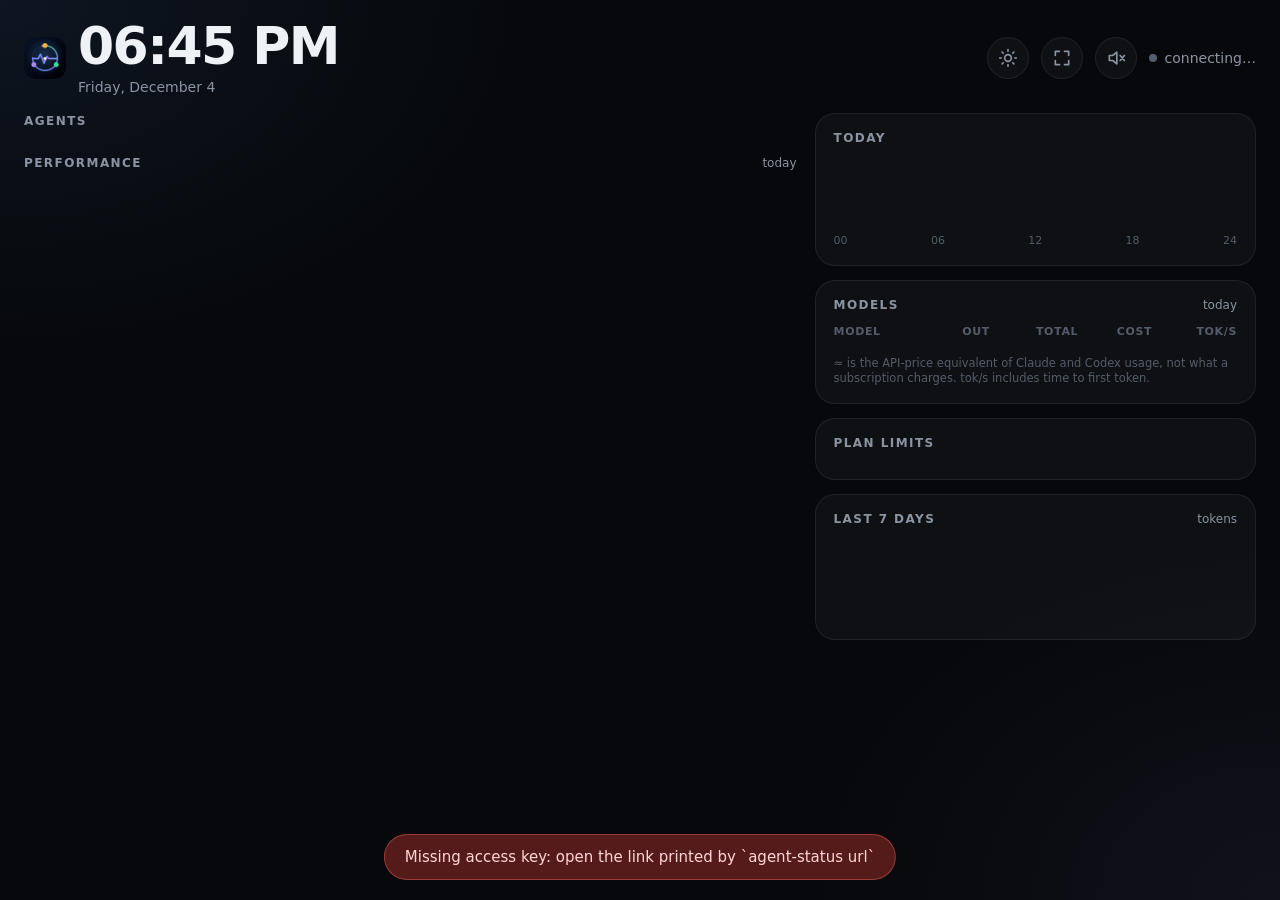
<file: agent_status/web/index.html>
<!doctype html>
<html lang="en">
<head>
<meta charset="utf-8">
<meta name="viewport" content="width=device-width,initial-scale=1,viewport-fit=cover">
<meta name="apple-mobile-web-app-capable" content="yes">
<meta name="mobile-web-app-capable" content="yes">
<meta name="apple-mobile-web-app-status-bar-style" content="black-translucent">
<meta name="apple-mobile-web-app-title" content="Agents">
<meta name="theme-color" content="#06080b">
<title>Agent Status</title>
<link rel="manifest" href="manifest.webmanifest">
<link rel="icon" type="image/png" href="icon-192.png">
<link rel="apple-touch-icon" href="icon-180.png">
<link rel="stylesheet" href="style.css">
</head>
<body>
<header class="top">
  <div class="brand">
    <img class="logo" src="icon-192.png" alt="agent-status">
    <div class="clock"><div id="time">--:--</div><div id="date"></div></div>
  </div>
  <div id="pills" class="pills"></div>
  <div class="top-right">
    <button id="wake" class="iconbtn" type="button" aria-label="Keep screen on" hidden></button>
    <button id="full" class="iconbtn" type="button" aria-label="Full screen" hidden></button>
    <button id="sound" class="iconbtn" type="button" aria-label="Sound alerts"></button>
    <div id="live" class="live"><i></i><span id="live-text">connecting…</span></div>
  </div>
</header>

<div id="alert" class="alert" hidden></div>

<div class="layout">
  <main class="col-main">
    <section class="block">
      <div class="block-h"><h2>Agents</h2><span id="agent-count" class="muted"></span></div>
      <div id="cards" class="cards"></div>
      <div id="empty" class="empty" hidden>
        <div class="empty-dot"></div>
        <p>No agents running</p>
        <span>Start Claude Code, Cursor or opencode and they'll show up here.</span>
      </div>
    </section>
    <section class="block" id="perf-panel">
      <div class="block-h"><h2>Performance</h2><span class="muted small">today</span></div>
      <div id="perf" class="perf"></div>
    </section>
  </main>

  <aside class="col-side">
    <section class="panel">
      <div class="panel-h"><h2>Today</h2><div id="today-cost" class="big-num"></div></div>
      <div id="today-sub" class="sub"></div>
      <div id="hours" class="hours"></div>
      <div class="hours-axis"><span>00</span><span>06</span><span>12</span><span>18</span><span>24</span></div>
    </section>
    <section class="panel">
      <div class="panel-h"><h2>Models</h2><span class="muted small" id="models-note">today</span></div>
      <table class="models">
        <thead><tr><th>Model</th><th>Out</th><th>Total</th><th>Cost</th><th>tok/s</th></tr></thead>
        <tbody id="models"></tbody>
      </table>
      <p class="note">≈ is the API-price equivalent of Claude and Codex usage, not what a subscription charges. tok/s includes time to first token.</p>
    </section>
    <section class="panel" id="limits-panel">
      <div class="panel-h"><h2>Plan limits</h2></div>
      <div id="limits"></div>
    </section>
    <section class="panel" id="week-panel">
      <div class="panel-h"><h2>Last 7 days</h2><span class="muted small">tokens</span></div>
      <div id="week" class="week"></div>
      <div id="legend" class="legend"></div>
    </section>
  </aside>
</div>

<div id="offline" class="offline" hidden>Can't reach the computer — retrying…</div>
<script src="app.js"></script>
</body>
</html>
</file>
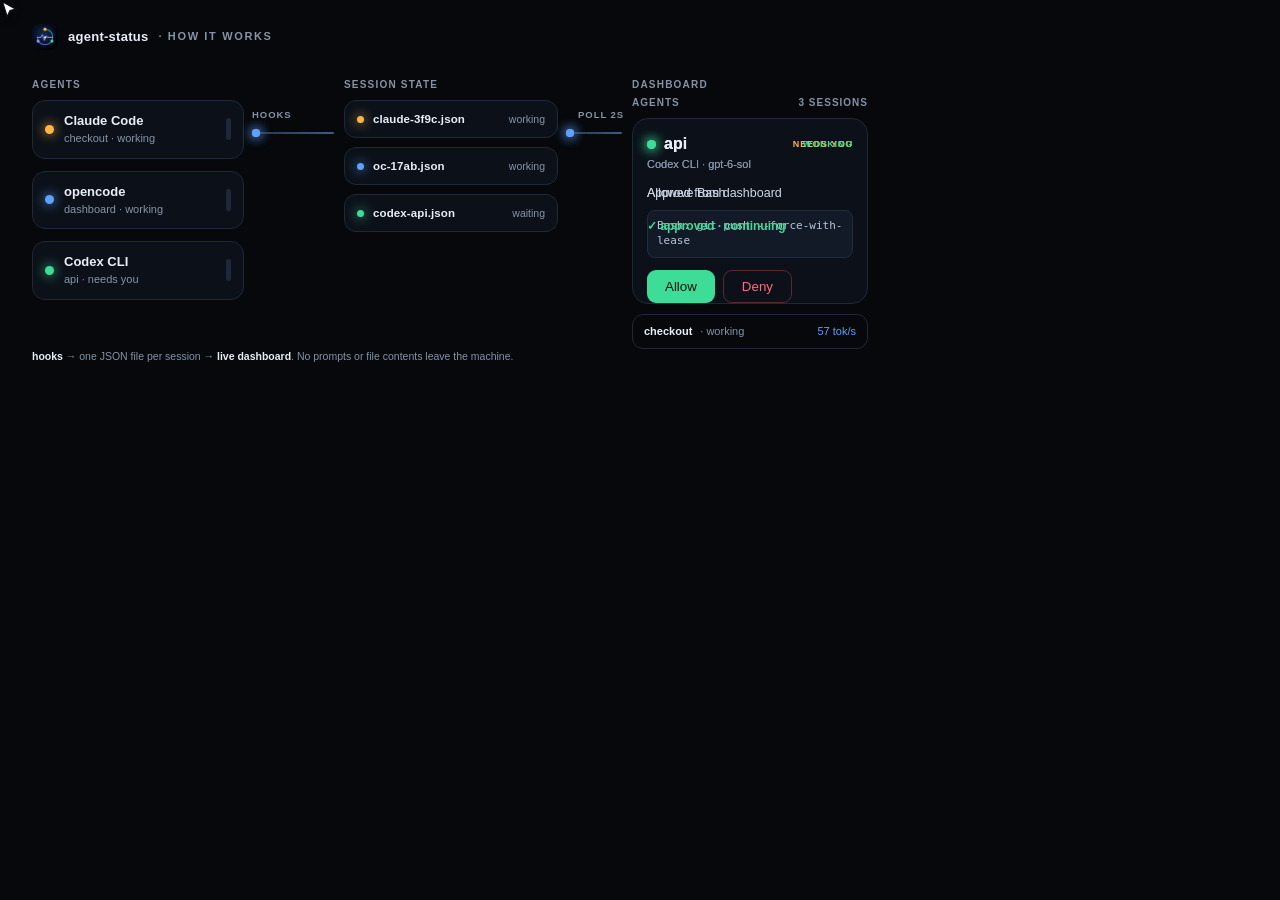
<file: docs/how-it-works.html>
<!doctype html>
<html lang="en">
<head>
<meta charset="utf-8">
<title>How agent-status works</title>
<style>
  :root{
    --bg:#06080b; --panel:#0c1119; --line:#1e2838; --text:#e8eef8; --muted:#8593a8;
    --blue:#5ea1ff; --amber:#ffb547; --green:#3ddc97; --violet:#a78bfa; --red:#ff6b7a;
  }
  *{box-sizing:border-box}
  html,body{margin:0;width:900px;height:380px;overflow:hidden;background:var(--bg);color:var(--text);
    font:14px/1.4 -apple-system,BlinkMacSystemFont,"Inter","Segoe UI",sans-serif}
  .stage{position:relative;width:900px;height:380px;padding:24px 32px;overflow:hidden}
  .title{display:flex;align-items:center;gap:10px;color:var(--muted);font-size:11px;font-weight:700;
    letter-spacing:.15em;text-transform:uppercase}
  .title img{width:26px;height:26px;border-radius:8px}
  .title b{color:var(--text);letter-spacing:.02em;font-size:13px;text-transform:none;font-weight:650}
  .col-label{position:absolute;top:78px;color:var(--muted);font-size:10px;font-weight:700;
    letter-spacing:.12em;text-transform:uppercase}
  .agents{position:absolute;left:32px;top:100px;width:212px;display:flex;flex-direction:column;gap:12px}
  .agent{display:flex;align-items:center;gap:10px;background:var(--panel);border:1px solid var(--line);
    border-radius:13px;padding:11px 12px;animation:breathe 3.2s ease-in-out infinite}
  .agent:nth-child(2){animation-delay:.5s}.agent:nth-child(3){animation-delay:1s}
  .dot{width:9px;height:9px;border-radius:50%;flex:none;box-shadow:0 0 12px currentColor;background:currentColor}
  .dot.amber{color:var(--amber)}.dot.green{color:var(--green)}.dot.blue{color:var(--blue)}.dot.violet{color:var(--violet)}
  .agent b{display:block;font-size:13px;font-weight:650}
  .agent small{display:block;color:var(--muted);font-size:11px;margin-top:1px}
  .agent .pulse{margin-left:auto;width:5px;height:22px;border-radius:5px;background:var(--line);
    animation:bar 1.6s ease-in-out infinite}
  @keyframes breathe{0%,100%{border-color:var(--line)}50%{border-color:#2d3d58}}
  @keyframes bar{0%,100%{opacity:.25}50%{opacity:1;background:var(--blue)}}

  .state{position:absolute;left:344px;top:100px;width:214px;display:flex;flex-direction:column;gap:9px}
  .file{position:relative;background:var(--panel);border:1px solid var(--line);border-radius:12px;padding:10px 12px;
    display:flex;align-items:center;gap:9px;animation:breathe 3.2s ease-in-out infinite}
  .file:nth-child(2){animation-delay:.4s}.file:nth-child(3){animation-delay:.8s}
  .file .dot{width:7px;height:7px}
  .file b{font-size:11.5px;font-weight:600;letter-spacing:.01em}
  .file small{margin-left:auto;color:var(--muted);font-size:10.5px;white-space:nowrap}
  .file::after{content:"";position:absolute;inset:0;border-radius:12px;border:1px solid transparent;
    animation:arrive 2.4s ease-in-out infinite}
  .file:nth-child(2)::after{animation-delay:.8s}.file:nth-child(3)::after{animation-delay:1.6s}
  @keyframes arrive{0%,100%{border-color:transparent}45%{border-color:#2f4f7a}}

  .wire{position:absolute;height:2px;border-radius:2px;background:linear-gradient(90deg,#26344a,#3a5c8a)}
  .w1{left:252px;top:132px;width:82px}.w2{left:566px;top:132px;width:56px}
  .wire i{position:absolute;top:-3px;width:8px;height:8px;border-radius:50%;background:var(--blue);
    box-shadow:0 0 12px var(--blue);animation:move 2.4s linear infinite}
  .wire i:nth-child(2){animation-delay:1.2s}
  @keyframes move{0%{left:-8px;opacity:0}12%{opacity:1}88%{opacity:1}100%{left:100%;opacity:0}}
  .wire-label{position:absolute;top:108px;color:var(--muted);font-size:9.5px;font-weight:700;
    letter-spacing:.1em;text-transform:uppercase;white-space:nowrap}

  .dash{position:absolute;left:632px;top:96px;width:236px}
  .dash-h{display:flex;justify-content:space-between;align-items:baseline;color:var(--muted);
    font-size:10px;font-weight:700;letter-spacing:.1em;text-transform:uppercase;margin-bottom:8px}
  .card{position:relative;height:186px;background:var(--panel);border:1px solid var(--line);border-radius:16px;
    overflow:hidden;animation:cardGlow 8s ease-in-out infinite}
  .card .state{position:absolute;inset:0;width:auto;display:block;padding:14px}
  .card .waiting{animation:waiting 8s linear infinite}
  .card .working{animation:working 8s linear infinite}
  .row{display:flex;align-items:center;gap:8px}
  .row b{font-size:16px;font-weight:650}.row em{margin-left:auto;font-style:normal;font-size:9px;font-weight:800;
    letter-spacing:.09em;color:var(--amber)}
  .working .row em{color:var(--green)}
  .sub{color:var(--muted);font-size:11px;margin-top:2px}
  .detail{font-size:12.5px;margin-top:12px;color:#cfd9e9}
  .ask{margin-top:8px;padding:8px 9px;border-radius:8px;background:#121a27;border:1px solid #202c3f;
    font:11px/1.35 ui-monospace,SFMono-Regular,Menlo,monospace;color:#b9c6da}
  .buttons{display:flex;gap:8px;margin-top:12px}
  .buttons button{border:0;border-radius:9px;padding:8px 18px;font:700 12px/1 inherit;color:#07120c;
    background:var(--green);animation:allow 8s ease-in-out infinite}
  .buttons button:last-child{background:transparent;color:var(--red);border:1px solid #5b2730}
  @keyframes allow{0%,44%{box-shadow:0 0 0 0 rgba(61,220,151,0)}52%{box-shadow:0 0 0 6px rgba(61,220,151,.18)}
    60%,100%{box-shadow:0 0 0 0 rgba(61,220,151,0)}}
  .ok{margin-top:16px;color:var(--green);font-size:12px;font-weight:650}
  .mini{display:flex;align-items:center;gap:8px;margin-top:10px;padding:9px 11px;border:1px solid var(--line);
    border-radius:11px;color:var(--muted);font-size:11px}
  .mini b{color:var(--text);font-weight:650}.mini span{margin-left:auto;color:var(--blue)}

  .cursor{position:absolute;left:0;top:0;z-index:9;width:20px;height:20px;pointer-events:none;
    filter:drop-shadow(0 2px 3px rgba(0,0,0,.65));animation:cursor 8s ease-in-out infinite}
  .cursor path{fill:#fff;stroke:#0b0f16;stroke-width:1.5}
  .ripple{position:absolute;left:688px;top:252px;width:18px;height:18px;border:2px solid var(--green);
    border-radius:50%;opacity:0;z-index:8;animation:ripple 8s ease-out infinite}
  .toast{display:none}

  @keyframes cursor{
    0%,30%{transform:translate(806px,330px);opacity:0}
    38%{opacity:1}
    49%{transform:translate(700px,286px)}
    55%{transform:translate(700px,286px);opacity:1}
    62%,100%{transform:translate(760px,330px);opacity:0}
  }
  @keyframes ripple{0%,49%{opacity:0;transform:scale(.2)}53%{opacity:1}63%{opacity:0;transform:scale(2.4)}100%{opacity:0}}
  @keyframes waiting{0%,54%{opacity:1}58%,86%{opacity:0}92%,100%{opacity:1}}
  @keyframes working{0%,54%{opacity:0}58%,86%{opacity:1}92%,100%{opacity:0}}
  @keyframes cardGlow{0%,52%{border-color:var(--line);box-shadow:none}56%{border-color:#2b6047;box-shadow:0 0 24px rgba(61,220,151,.12)}
    70%,100%{border-color:var(--line);box-shadow:none}}

  .foot{position:absolute;left:32px;bottom:16px;color:var(--muted);font-size:10.5px}
  .foot b{color:var(--text);font-weight:600}
</style>
</head>
<body>
<div class="stage">
  <div class="title"><img src="logo.png" alt=""><b>agent-status</b><span>· how it works</span></div>

  <div class="col-label" style="left:32px">Agents</div>
  <div class="agents">
    <div class="agent"><i class="dot amber"></i><div><b>Claude Code</b><small>checkout · working</small></div><span class="pulse"></span></div>
    <div class="agent"><i class="dot blue"></i><div><b>opencode</b><small>dashboard · working</small></div><span class="pulse"></span></div>
    <div class="agent"><i class="dot green"></i><div><b>Codex CLI</b><small>api · needs you</small></div><span class="pulse"></span></div>
  </div>

  <div class="col-label" style="left:344px">Session state</div>
  <div class="state">
    <div class="file"><i class="dot amber"></i><b>claude-3f9c.json</b><small>working</small></div>
    <div class="file"><i class="dot blue"></i><b>oc-17ab.json</b><small>working</small></div>
    <div class="file"><i class="dot green"></i><b>codex-api.json</b><small>waiting</small></div>
  </div>

  <div class="wire w1"><i></i><i></i></div>
  <div class="wire w2"><i></i><i></i></div>
  <div class="wire-label" style="left:252px">hooks</div>
  <div class="wire-label" style="left:578px">poll 2s</div>

  <div class="col-label" style="left:632px">Dashboard</div>
  <div class="dash">
    <div class="dash-h"><span>Agents</span><span>3 sessions</span></div>
    <div class="card">
      <div class="state waiting">
        <div class="row"><i class="dot green"></i><b>api</b><em>NEEDS YOU</em></div>
        <div class="sub">Codex CLI · gpt-6-sol</div>
        <div class="detail">Approve Bash</div>
        <div class="ask">Bash: git push --force-with-lease</div>
        <div class="buttons"><button>Allow</button><button>Deny</button></div>
      </div>
      <div class="state working">
        <div class="row"><i class="dot green"></i><b>api</b><em>WORKING</em></div>
        <div class="sub">Codex CLI · gpt-6-sol</div>
        <div class="detail">Allowed from dashboard</div>
        <div class="ok">✓ approved · continuing</div>
      </div>
    </div>
    <div class="mini"><b>checkout</b> · working <span>57 tok/s</span></div>
  </div>

  <svg class="cursor" viewBox="0 0 24 24" aria-hidden="true"><path d="M3 2l16 9-7 1.6L8.6 20z"/></svg>
  <div class="ripple"></div>
  <div class="foot"><b>hooks</b> → one JSON file per session → <b>live dashboard</b>. No prompts or file contents leave the machine.</div>
</div>
</body>
</html>
</file>
<file: agent_status/web/style.css>
:root {
  --bg: #06080b;
  --panel: rgba(255, 255, 255, 0.035);
  --panel-hi: rgba(255, 255, 255, 0.06);
  --line: rgba(255, 255, 255, 0.07);
  --text: #eef1f5;
  --muted: #8a94a2;
  --faint: #545d6b;
  --blue: #5ea1ff;
  --amber: #ffb547;
  --green: #3ddc97;
  --red: #ff6b6b;
  --violet: #a78bfa;
  --cyan: #4fd1e0;
  --radius: 20px;
  --font: -apple-system, "SF Pro Text", "Inter", system-ui, sans-serif;
  --mono: ui-monospace, "SF Mono", "JetBrains Mono", Menlo, monospace;
}

* { box-sizing: border-box; margin: 0; padding: 0; }
html { -webkit-text-size-adjust: 100%; }
body {
  min-height: 100vh;
  background:
    radial-gradient(900px 600px at 0% 0%, rgba(94, 161, 255, 0.09), transparent 60%),
    radial-gradient(800px 600px at 100% 100%, rgba(167, 139, 250, 0.07), transparent 60%),
    var(--bg);
  background-attachment: fixed;
  color: var(--text);
  font: 15px/1.35 var(--font);
  font-variant-numeric: tabular-nums;
  -webkit-font-smoothing: antialiased;
  padding: max(20px, env(safe-area-inset-top)) max(24px, env(safe-area-inset-right)) max(20px, env(safe-area-inset-bottom)) max(24px, env(safe-area-inset-left));
  -webkit-user-select: none;
  user-select: none;
}
h2 { font-size: 12px; font-weight: 600; letter-spacing: 0.12em; text-transform: uppercase; color: var(--muted); }
.muted { color: var(--muted); }
.small { font-size: 12px; }
svg { display: block; }

/* header */
.top { display: flex; align-items: center; justify-content: space-between; gap: 20px; margin-bottom: 16px; }
#time { font-size: 52px; font-weight: 650; letter-spacing: -0.03em; line-height: 1; }
#date { color: var(--muted); font-size: 14px; margin-top: 6px; }
.pills { display: flex; gap: 10px; flex-wrap: wrap; justify-content: center; }
.pill {
  display: flex; align-items: center; gap: 8px; padding: 8px 14px; border-radius: 999px;
  background: var(--panel); border: 1px solid var(--line); font-size: 15px; font-weight: 550;
}
.pill i { width: 8px; height: 8px; border-radius: 50%; background: var(--c); box-shadow: 0 0 10px var(--c); }
.pill b { font-weight: 700; }
.top-right { display: flex; align-items: center; gap: 12px; }
.iconbtn {
  width: 42px; height: 42px; border-radius: 50%; border: 1px solid var(--line); background: var(--panel);
  color: var(--muted); display: grid; place-items: center; cursor: pointer;
}
.iconbtn.on { color: var(--text); border-color: rgba(94, 161, 255, 0.5); background: rgba(94, 161, 255, 0.12); }
.iconbtn svg { width: 20px; height: 20px; }
.live { display: flex; align-items: center; gap: 8px; color: var(--muted); font-size: 14px; }
.live i { width: 8px; height: 8px; border-radius: 50%; background: var(--faint); }
.live.ok i { background: var(--green); box-shadow: 0 0 8px var(--green); }
.live.bad i { background: var(--red); }

/* needs-you banner */
.alert {
  display: flex; align-items: center; gap: 14px; margin-bottom: 16px; padding: 14px 18px; border-radius: 16px;
  background: linear-gradient(90deg, rgba(255, 181, 71, 0.22), rgba(255, 181, 71, 0.08));
  border: 1px solid rgba(255, 181, 71, 0.45); color: #ffe2b0; font-size: 17px;
  animation: glow 2s ease-in-out infinite;
}
.alert svg { width: 22px; height: 22px; color: var(--amber); flex: none; }
.alert b { color: #fff; }
.alert .more { color: rgba(255, 226, 176, 0.7); margin-left: auto; white-space: nowrap; }
@keyframes glow { 50% { box-shadow: 0 0 28px rgba(255, 181, 71, 0.25); } }

/* layout */
.brand { display: flex; align-items: center; gap: 12px; }
.brand .logo { width: 42px; height: 42px; border-radius: 12px; flex: none; }
.layout { display: grid; grid-template-columns: minmax(0, 1.75fr) minmax(340px, 1fr); gap: 18px; align-items: start; }
.col-main, .col-side { display: flex; flex-direction: column; gap: 14px; min-width: 0; }
.block-h, .panel-h { display: flex; align-items: baseline; justify-content: space-between; gap: 12px; margin-bottom: 12px; }
.panel { background: var(--panel); border: 1px solid var(--line); border-radius: var(--radius); padding: 16px 18px; }
@media (max-width: 1100px) {
  .layout { grid-template-columns: 1fr; }
}
@media (max-width: 1100px) and (min-width: 761px) {  /* tablets in portrait: side panels two across */
  .col-side { display: grid; grid-template-columns: 1fr 1fr; align-items: start; }
}

/* agent cards */
.cards { display: grid; grid-template-columns: repeat(auto-fill, minmax(255px, 1fr)); gap: 12px; }
.card {
  --s: var(--faint);
  position: relative; overflow: hidden; border-radius: 18px; padding: 16px 18px 14px;
  background: var(--panel); border: 1px solid var(--line);
  transition: background 0.4s, border-color 0.4s, opacity 0.4s;
}
.card::before {
  content: ""; position: absolute; left: 18px; top: 23px; width: 9px; height: 9px; border-radius: 50%;
  background: var(--s); box-shadow: 0 0 10px var(--s);
}
.card .shine { position: absolute; inset: 0 0 auto; height: 2px; opacity: 0; }
.s-working { --s: var(--blue); }
.s-working .shine {
  opacity: 1; background: linear-gradient(90deg, transparent, var(--blue), transparent);
  background-size: 50% 100%; background-repeat: no-repeat; animation: sweep 1.8s linear infinite;
}
.s-working::before { animation: beat 1.4s ease-in-out infinite; }
.s-waiting { --s: var(--amber); background: rgba(255, 181, 71, 0.1); border-color: rgba(255, 181, 71, 0.5); animation: ring 1.8s ease-in-out infinite; }
.s-done { --s: var(--green); }
.s-idle { opacity: 0.55; }
.guessed { border-style: dashed; }
@keyframes sweep { from { background-position: -50% 0; } to { background-position: 150% 0; } }
@keyframes beat { 50% { transform: scale(1.5); opacity: 0.6; } }
@keyframes ring { 50% { box-shadow: 0 0 0 3px rgba(255, 181, 71, 0.35); } }

.c-top { display: flex; align-items: center; gap: 10px; padding-left: 19px; }
.c-name { font-size: 20px; font-weight: 650; letter-spacing: -0.01em; overflow: hidden; text-overflow: ellipsis; white-space: nowrap; flex: 1; }
.chip { font-size: 11px; font-weight: 700; letter-spacing: 0.08em; text-transform: uppercase; color: var(--s); white-space: nowrap; }
.c-sub { display: flex; gap: 8px; align-items: center; margin-top: 4px; font-size: 13px; color: var(--muted); white-space: nowrap; overflow: hidden; }
.tag { color: var(--a, var(--muted)); font-weight: 600; }
.model { font-family: var(--mono); font-size: 12px; overflow: hidden; text-overflow: ellipsis; }
.c-detail { margin-top: 10px; font-size: 15px; color: #d6dbe2; min-height: 20px; overflow: hidden; text-overflow: ellipsis; white-space: nowrap; }
.s-waiting .c-detail { color: #ffe2b0; white-space: normal; display: -webkit-box; -webkit-line-clamp: 2; -webkit-box-orient: vertical; }
.c-ask { margin-top: 8px; padding: 8px 10px; border-radius: 10px; background: rgba(0, 0, 0, 0.3); font-family: var(--mono); font-size: 12px; color: var(--text); white-space: pre-wrap; word-break: break-all; max-height: 7.5em; overflow: auto; }
.c-act { display: flex; flex-wrap: wrap; align-items: center; gap: 8px; margin-top: 10px; }
.c-act button { min-height: 44px; padding: 0 22px; border-radius: 12px; border: 1px solid var(--line); font: 600 15px var(--font); color: var(--bg); background: var(--green); cursor: pointer; }
.c-act button[data-d="deny"] { background: transparent; color: var(--red); border-color: rgba(255, 107, 107, 0.6); }
.c-act button:disabled { opacity: 0.4; }
.c-act .left { font-size: 12px; color: var(--muted); }
.ctx { display: flex; align-items: center; gap: 10px; margin-top: 10px; font-size: 12px; color: var(--muted); }
.bar { flex: 1; height: 5px; border-radius: 3px; background: rgba(255, 255, 255, 0.08); overflow: hidden; }
.bar i { display: block; height: 100%; border-radius: 3px; background: var(--b, var(--blue)); }
.c-stats { display: flex; flex-wrap: wrap; gap: 6px 14px; margin-top: 12px; font-size: 13px; color: var(--muted); }
.c-stats span, .c-foot span { display: inline-flex; align-items: center; gap: 5px; white-space: nowrap; }
.c-stats b { color: var(--text); font-weight: 600; }
.c-stats svg, .c-foot svg { width: 14px; height: 14px; opacity: 0.8; }
.c-foot { display: flex; justify-content: space-between; gap: 10px; margin-top: 10px; padding-top: 10px; border-top: 1px solid var(--line); font-size: 12.5px; color: var(--muted); }
.c-foot .branch { overflow: hidden; text-overflow: ellipsis; min-width: 0; }
.add { color: var(--green); font-weight: 600; }
.rem { color: var(--red); font-weight: 600; }

.empty { text-align: center; padding: 48px 20px; border: 1px dashed var(--line); border-radius: 18px; color: var(--muted); }
.empty p { color: var(--text); font-size: 18px; margin: 14px 0 4px; }
.empty-dot { width: 12px; height: 12px; margin: 0 auto; border-radius: 50%; background: var(--faint); animation: beat 2.4s ease-in-out infinite; }

/* performance */
.perf { display: grid; grid-template-columns: repeat(3, minmax(0, 1fr)); gap: 10px; }
.stat { background: var(--panel); border: 1px solid var(--line); border-radius: 14px; padding: 12px 14px; min-width: 0; }
.stat span { display: block; font-size: 10.5px; letter-spacing: 0.09em; text-transform: uppercase; font-weight: 700; color: var(--muted); }
.stat b { display: block; font-size: 23px; letter-spacing: -0.02em; margin-top: 4px; }
.stat small { display: block; color: var(--muted); font-size: 11.5px; white-space: nowrap; overflow: hidden; text-overflow: ellipsis; }

/* side panels */
.big-num { font-size: 34px; font-weight: 700; letter-spacing: -0.02em; line-height: 1; }
.big-num small { font-size: 18px; color: var(--muted); font-weight: 600; margin-right: 2px; }
.sub { display: flex; flex-wrap: wrap; gap: 4px 16px; color: var(--muted); font-size: 13px; margin: -2px 0 14px; }
.sub b { color: var(--text); font-weight: 600; }
.hours { display: flex; align-items: flex-end; gap: 3px; height: 58px; }
.hours i { flex: 1; border-radius: 3px 3px 1px 1px; background: rgba(94, 161, 255, 0.35); min-height: 2px; }
.hours i.now { background: var(--blue); box-shadow: 0 0 10px rgba(94, 161, 255, 0.5); }
.hours i.future { background: rgba(255, 255, 255, 0.04); }
.hours-axis { display: flex; justify-content: space-between; color: var(--faint); font-size: 11px; margin-top: 6px; }

.models { width: 100%; border-collapse: collapse; }
.models th { color: var(--faint); font-size: 11px; font-weight: 600; letter-spacing: 0.06em; text-transform: uppercase; text-align: right; padding-bottom: 6px; }
.models td { text-align: right; padding: 8px 0; border-top: 1px solid var(--line); font-size: 14px; white-space: nowrap; }
.models th:first-child, .models td:first-child { text-align: left; }
.models td:first-child { max-width: 150px; overflow: hidden; text-overflow: ellipsis; }
.models td small { display: block; font-size: 11.5px; color: var(--a, var(--muted)); font-weight: 600; }
.models .m { font-family: var(--mono); font-size: 12.5px; }
.models td.c { font-weight: 650; }
.note { color: var(--faint); font-size: 11.5px; margin-top: 10px; }

.limit { margin-bottom: 12px; }
.limit:last-child { margin-bottom: 0; }
.limit-h { display: flex; justify-content: space-between; align-items: baseline; margin-bottom: 2px; font-weight: 600; }
.limit-h span { color: var(--muted); font-size: 12px; font-weight: 500; }
.lrow { display: grid; grid-template-columns: 96px 1fr 38px 52px; gap: 10px; align-items: center; margin-top: 5px; font-size: 12.5px; color: var(--muted); }
.lrow > span:first-child { white-space: nowrap; overflow: hidden; text-overflow: ellipsis; }
.lrow .bar { height: 6px; }
.lrow b { color: var(--text); font-weight: 600; text-align: right; }
.lrow .reset { text-align: right; font-size: 11.5px; color: var(--faint); white-space: nowrap; }

.week { display: flex; align-items: flex-end; gap: 10px; height: 72px; }
.day { flex: 1; display: flex; flex-direction: column; align-items: center; gap: 5px; height: 100%; justify-content: flex-end; }
.stack { width: 100%; max-width: 34px; display: flex; flex-direction: column-reverse; border-radius: 6px; overflow: hidden; min-height: 2px; }
.stack i { display: block; background: var(--a); }
.day span { font-size: 11px; color: var(--faint); }
.day.today span { color: var(--text); font-weight: 600; }
.legend { display: flex; flex-wrap: wrap; gap: 6px 14px; margin-top: 12px; font-size: 12px; color: var(--muted); }
.legend span { display: inline-flex; align-items: center; gap: 6px; }
.legend i { width: 8px; height: 8px; border-radius: 2px; background: var(--a); }

.offline {
  position: fixed; left: 50%; bottom: max(20px, env(safe-area-inset-bottom)); transform: translateX(-50%);
  background: rgba(90, 29, 29, 0.95); border: 1px solid rgba(255, 107, 107, 0.4); color: #ffd6d6;
  padding: 12px 20px; border-radius: 999px; font-size: 15px;
}
[hidden] { display: none !important; }

/* phones (Android and iPhone, portrait) */
@media (max-width: 760px) {
  body { font-size: 14px; padding-left: max(14px, env(safe-area-inset-left)); padding-right: max(14px, env(safe-area-inset-right)); }
  .top { flex-wrap: wrap; gap: 12px; }
  #time { font-size: 38px; }
  .pills { order: 3; width: 100%; justify-content: flex-start; }
  .pill { padding: 6px 11px; font-size: 13px; }
  .iconbtn { width: 38px; height: 38px; }
  .live span { display: none; }
  .alert { font-size: 15px; padding: 12px 14px; }
  .cards { grid-template-columns: 1fr; }
  .perf { grid-template-columns: repeat(2, minmax(0, 1fr)); }
  .panel { padding: 16px; }
  .models th:nth-child(3), .models td:nth-child(3) { display: none; }
}
/* short landscape screens (phones on their side, small tablets) */
@media (max-height: 560px) and (orientation: landscape) {
  #time { font-size: 34px; }
  .top { margin-bottom: 10px; }
}
</file>
